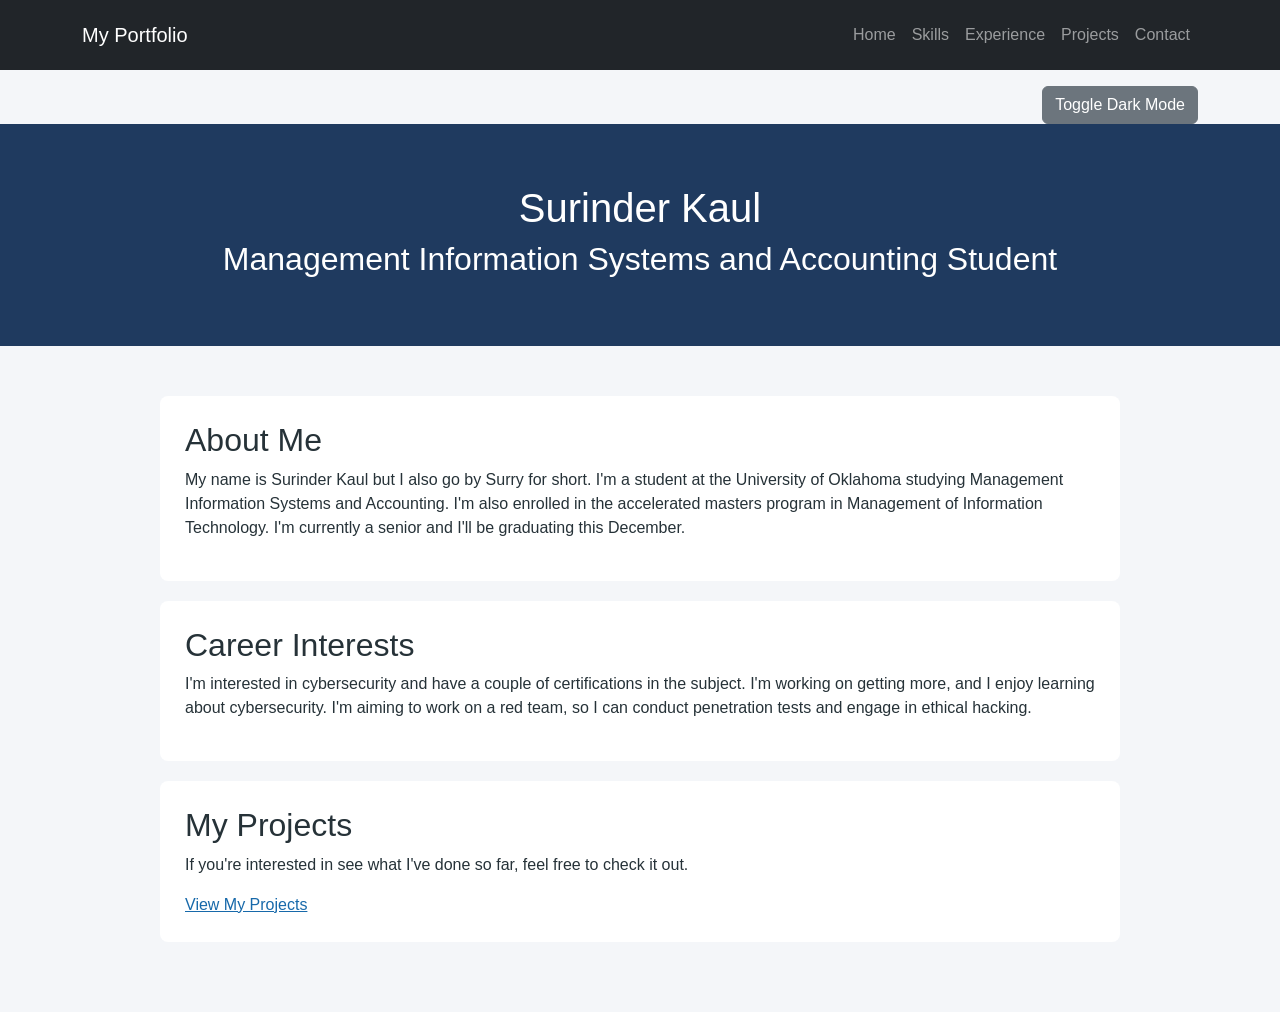
<file: index.html>
﻿<!DOCTYPE html>
<html lang="en">
<head>
    <meta charset="utf-8">
    <meta name="viewport" content="width=device-width, initial-scale=1.0">
    <title>Home</title>
    <link href="https://cdn.jsdelivr.net/npm/bootstrap@5.3.3/dist/css/bootstrap.min.css" rel="stylesheet">
    <link rel="stylesheet" href="HW2Style.css">
</head>
<body>
    <nav class="navbar navbar-expand-lg navbar-dark bg-dark">
        <div class="container">

            <a class="navbar-brand" href="HW2Home.html">My Portfolio</a>

            <button class="navbar-toggler" type="button"
                    data-bs-toggle="collapse"
                    data-bs-target="#portfolioNavbar"
                    aria-controls="portfolioNavbar"
                    aria-expanded="false"
                    aria-label="Toggle navigation">
                <span class="navbar-toggler-icon"></span>
            </button>

            <div class="collapse navbar-collapse" id="portfolioNavbar">
                <div class="navbar-nav ms-auto">
                    <a class="nav-link" href="HW2Home.html">Home</a>
                    <a class="nav-link" href="HW2Skills.html">Skills</a>
                    <a class="nav-link" href="HW2Experience.html">Experience</a>
                    <a class="nav-link" href="HW2Projects.html">Projects</a>
                    <a class="nav-link" href="HW2Contact.html">Contact</a>
                </div>
            </div>

        </div>
    </nav>

    <div class="container text-end mt-3">
        <button id="themeToggle" class="btn btn-secondary">
            Toggle Dark Mode
        </button>
    </div>

    <header>
        <h1>Surinder Kaul</h1>
        <h2>Management Information Systems and Accounting Student</h2>
    </header>

    <main>
        <section>
            <h2>About Me</h2>
            <p>
                My name is Surinder Kaul but I also go by Surry for short. I'm a student at the University of Oklahoma studying Management
                Information Systems and Accounting. I'm also enrolled in the accelerated masters program in Management of Information
                Technology. I'm currently a senior and I'll be graduating this December.
            </p>
        </section>

        <section>
            <h2>Career Interests</h2>
            <p>
                I'm interested in cybersecurity and have a couple of certifications in the subject. I'm working on getting more, and I enjoy
                learning about cybersecurity. I'm aiming to work on a red team, so I can conduct penetration tests and engage in ethical hacking.
            </p>
        </section>

        <section>
            <h2>My Projects</h2>
            <p>If you're interested in see what I've done so far, feel free to check it out.</p>
            <a href="projects.html">View My Projects</a>
        </section>
    </main>
    <script src="https://cdn.jsdelivr.net/npm/bootstrap@5.3.3/dist/js/bootstrap.bundle.min.js"></script>
    <script src="HW2Theme.js"></script>
</body>
</html>
</file>
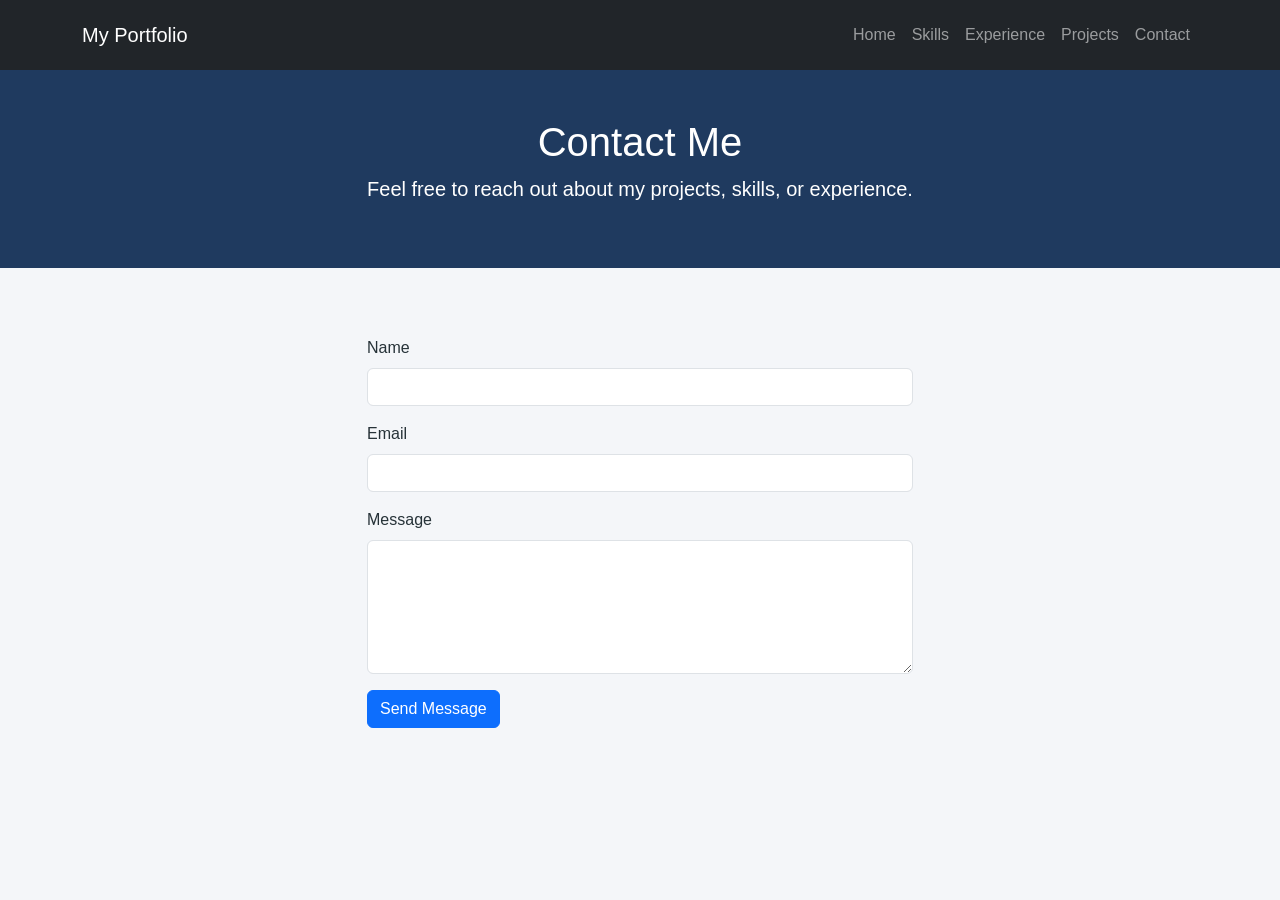
<file: HW2Contact.html>
﻿<!DOCTYPE html>

<html lang="en" xmlns="http://www.w3.org/1999/xhtml">
<head>
    <meta charset="utf-8" />
    <meta name="viewport" content="width=device-width, initial-scale=1.0">
    <title>Contact</title>
    <link href="https://cdn.jsdelivr.net/npm/bootstrap@5.3.3/dist/css/bootstrap.min.css" rel="stylesheet">
    <link rel="stylesheet" href="HW2Style.css">
</head>
<body>

    <nav class="navbar navbar-expand-lg navbar-dark bg-dark">
        <div class="container">

            <a class="navbar-brand" href="HW2Home.html">My Portfolio</a>

            <button class="navbar-toggler" type="button"
                    data-bs-toggle="collapse"
                    data-bs-target="#portfolioNavbar"
                    aria-controls="portfolioNavbar"
                    aria-expanded="false"
                    aria-label="Toggle navigation">
                <span class="navbar-toggler-icon"></span>
            </button>

            <div class="collapse navbar-collapse" id="portfolioNavbar">
                <div class="navbar-nav ms-auto">
                    <a class="nav-link" href="HW2Home.html">Home</a>
                    <a class="nav-link" href="HW2Skills.html">Skills</a>
                    <a class="nav-link" href="HW2Experience.html">Experience</a>
                    <a class="nav-link" href="HW2Projects.html">Projects</a>
                    <a class="nav-link" href="HW2Contact.html">Contact</a>
                </div>
            </div>

        </div>
    </nav>

    <header class="text-center py-5">
        <div class="container">
            <h1>Contact Me</h1>
            <p class="lead">
                Feel free to reach out about my projects, skills, or experience.
            </p>
        </div>
    </header>

    <main class="container my-5">
        <div class="row justify-content-center">
            <div class="col-md-8 col-lg-6">

                <form>
                    <div class="mb-3">
                        <label for="name" class="form-label">Name</label>
                        <input type="text" class="form-control"
                               id="name" name="name" required>
                    </div>

                    <div class="mb-3">
                        <label for="email" class="form-label">Email</label>
                        <input type="email" class="form-control"
                               id="email" name="email" required>
                    </div>

                    <div class="mb-3">
                        <label for="message" class="form-label">Message</label>
                        <textarea class="form-control" id="message"
                                  name="message" rows="5" required></textarea>
                    </div>

                    <button type="submit" class="btn btn-primary">
                        Send Message
                    </button>
                </form>

            </div>
        </div>
    </main>

    <script src="https://cdn.jsdelivr.net/npm/bootstrap@5.3.3/dist/js/bootstrap.bundle.min.js"></script>
</body>
</html>
</file>
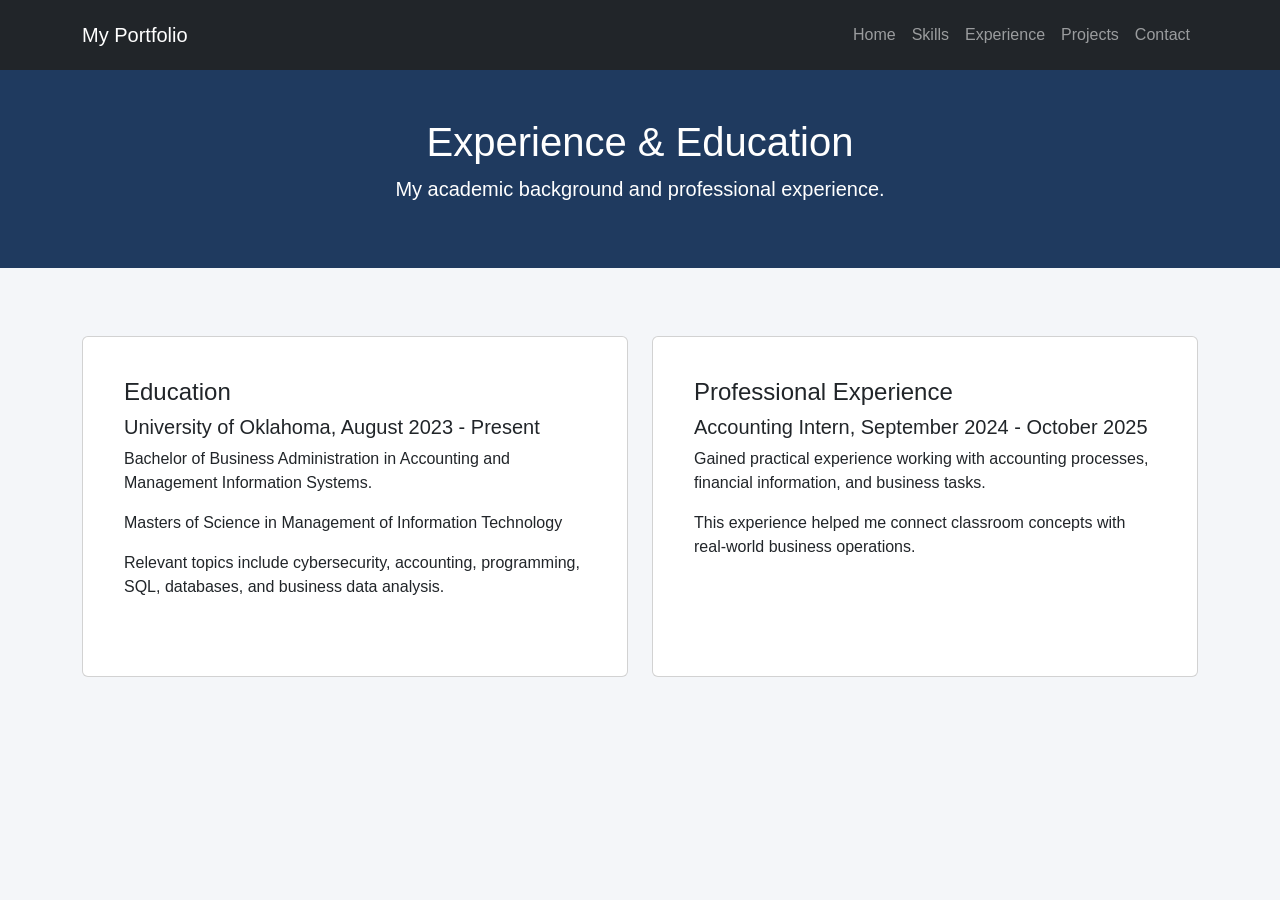
<file: HW2Experience.html>
﻿<!DOCTYPE html>

<html lang="en" xmlns="http://www.w3.org/1999/xhtml">
<head>
    <meta charset="utf-8" />
    <meta name="viewport" content="width=device-width, initial-scale=1.0">
    <title>Experience</title>
    <link href="https://cdn.jsdelivr.net/npm/bootstrap@5.3.3/dist/css/bootstrap.min.css" rel="stylesheet">
    <link rel="stylesheet" href="HW2Style.css">
</head>
<body>

    <nav class="navbar navbar-expand-lg navbar-dark bg-dark">
        <div class="container">

            <a class="navbar-brand" href="HW2Home.html">My Portfolio</a>

            <button class="navbar-toggler" type="button"
                    data-bs-toggle="collapse"
                    data-bs-target="#portfolioNavbar"
                    aria-controls="portfolioNavbar"
                    aria-expanded="false"
                    aria-label="Toggle navigation">
                <span class="navbar-toggler-icon"></span>
            </button>

            <div class="collapse navbar-collapse" id="portfolioNavbar">
                <div class="navbar-nav ms-auto">
                    <a class="nav-link" href="HW2Home.html">Home</a>
                    <a class="nav-link" href="HW2Skills.html">Skills</a>
                    <a class="nav-link" href="HW2Experience.html">Experience</a>
                    <a class="nav-link" href="HW2Projects.html">Projects</a>
                    <a class="nav-link" href="HW2Contact.html">Contact</a>
                </div>
            </div>

        </div>
    </nav>

    <header class="text-center py-5">
        <div class="container">
            <h1>Experience &amp; Education</h1>
            <p class="lead">
                My academic background and professional experience.
            </p>
        </div>
    </header>

    <main class="container my-5">
        <div class="row g-4">

            <div class="col-md-6">
                <section class="card h-100">
                    <div class="card-body">
                        <h2 class="card-title h4">Education</h2>
                        <h3 class="h5">University of Oklahoma, August 2023 - Present</h3>
                        <p>
                            Bachelor of Business Administration in Accounting
                            and Management Information Systems.
                        </p>
                        <p>
                            Masters of Science in Management of Information Technology
                        </p>
                        <p>
                            Relevant topics include cybersecurity, accounting, programming,
                            SQL, databases, and business data analysis.
                        </p>
                    </div>
                </section>
            </div>

            <div class="col-md-6">
                <section class="card h-100">
                    <div class="card-body">
                        <h2 class="card-title h4">Professional Experience</h2>
                        <h3 class="h5">Accounting Intern, September 2024 - October 2025</h3>
                        <p>
                            Gained practical experience working with accounting
                            processes, financial information, and business tasks.
                        </p>
                        <p>
                            This experience helped me connect classroom
                            concepts with real-world business operations.
                        </p>
                    </div>
                </section>
            </div>

        </div>
    </main>

    <script src="https://cdn.jsdelivr.net/npm/bootstrap@5.3.3/dist/js/bootstrap.bundle.min.js"></script>
</body>
</html>
</file>
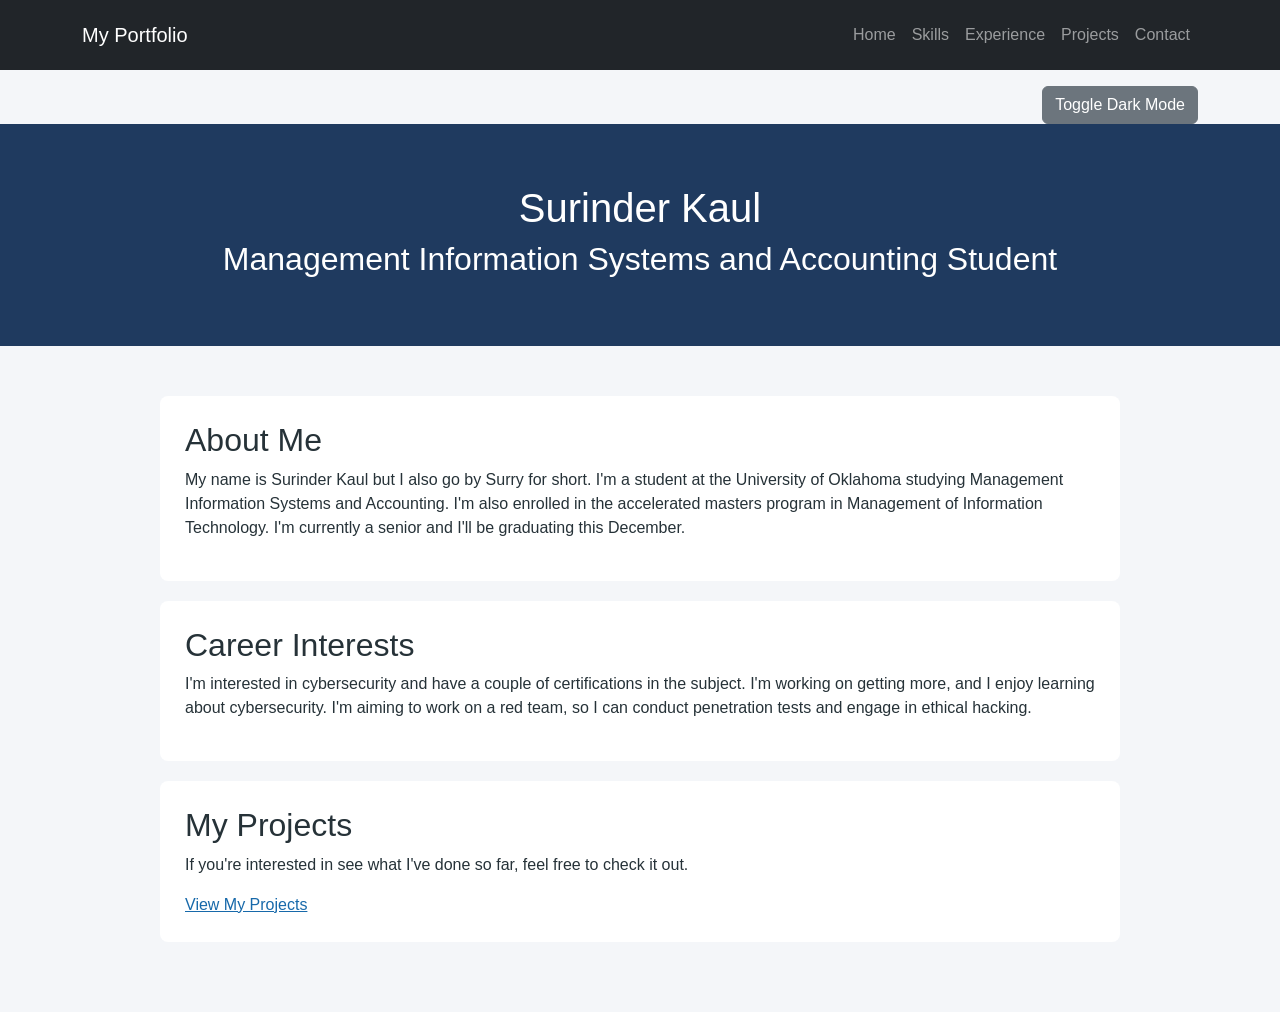
<file: HW2Home.html>
﻿<!DOCTYPE html>
<html lang="en">
<head>
    <meta charset="utf-8">
    <meta name="viewport" content="width=device-width, initial-scale=1.0">
    <title>Home</title>
    <link href="https://cdn.jsdelivr.net/npm/bootstrap@5.3.3/dist/css/bootstrap.min.css" rel="stylesheet">
    <link rel="stylesheet" href="HW2Style.css">
</head>
<body>
    <nav class="navbar navbar-expand-lg navbar-dark bg-dark">
        <div class="container">

            <a class="navbar-brand" href="HW2Home.html">My Portfolio</a>

            <button class="navbar-toggler" type="button"
                    data-bs-toggle="collapse"
                    data-bs-target="#portfolioNavbar"
                    aria-controls="portfolioNavbar"
                    aria-expanded="false"
                    aria-label="Toggle navigation">
                <span class="navbar-toggler-icon"></span>
            </button>

            <div class="collapse navbar-collapse" id="portfolioNavbar">
                <div class="navbar-nav ms-auto">
                    <a class="nav-link" href="HW2Home.html">Home</a>
                    <a class="nav-link" href="HW2Skills.html">Skills</a>
                    <a class="nav-link" href="HW2Experience.html">Experience</a>
                    <a class="nav-link" href="HW2Projects.html">Projects</a>
                    <a class="nav-link" href="HW2Contact.html">Contact</a>
                </div>
            </div>

        </div>
    </nav>

    <div class="container text-end mt-3">
        <button id="themeToggle" class="btn btn-secondary">
            Toggle Dark Mode
        </button>
    </div>

    <header>
        <h1>Surinder Kaul</h1>
        <h2>Management Information Systems and Accounting Student</h2>
    </header>

    <main>
        <section>
            <h2>About Me</h2>
            <p>
                My name is Surinder Kaul but I also go by Surry for short. I'm a student at the University of Oklahoma studying Management
                Information Systems and Accounting. I'm also enrolled in the accelerated masters program in Management of Information
                Technology. I'm currently a senior and I'll be graduating this December.
            </p>
        </section>

        <section>
            <h2>Career Interests</h2>
            <p>
                I'm interested in cybersecurity and have a couple of certifications in the subject. I'm working on getting more, and I enjoy
                learning about cybersecurity. I'm aiming to work on a red team, so I can conduct penetration tests and engage in ethical hacking.
            </p>
        </section>

        <section>
            <h2>My Projects</h2>
            <p>If you're interested in see what I've done so far, feel free to check it out.</p>
            <a href="projects.html">View My Projects</a>
        </section>
    </main>
    <script src="https://cdn.jsdelivr.net/npm/bootstrap@5.3.3/dist/js/bootstrap.bundle.min.js"></script>
    <script src="HW2Theme.js"></script>
</body>
</html>
</file>
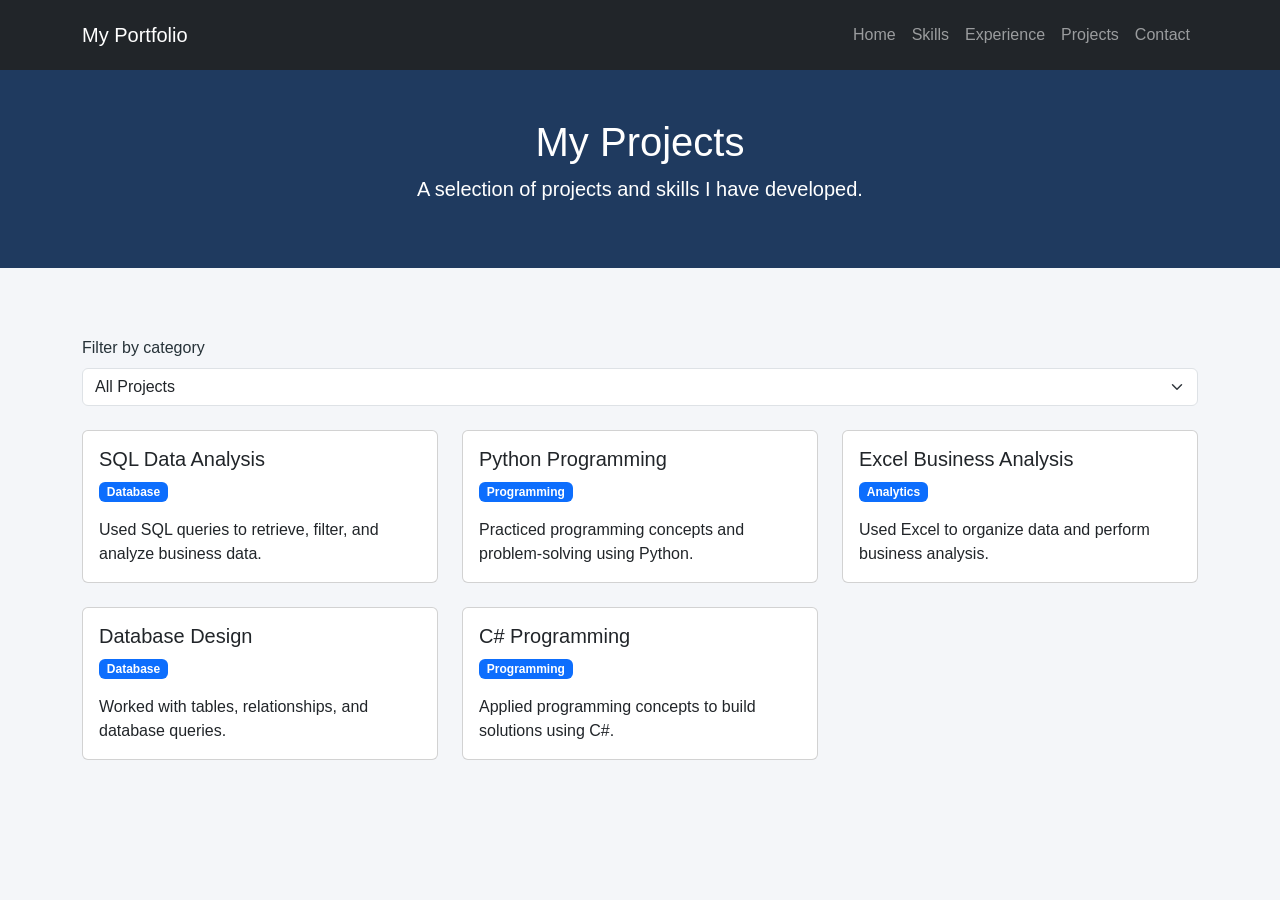
<file: HW2Projects.html>
﻿<!DOCTYPE html>

<html lang="en" xmlns="http://www.w3.org/1999/xhtml">
<head>
    <meta charset="utf-8" />
    <meta name="viewport" content="width=device-width, initial-scale=1.0">
    <title>Projects</title>
    <link href="https://cdn.jsdelivr.net/npm/bootstrap@5.3.3/dist/css/bootstrap.min.css" rel="stylesheet">
    <link rel="stylesheet" href="HW2Style.css">
</head>
<body>

    <nav class="navbar navbar-expand-lg navbar-dark bg-dark">
        <div class="container">

            <a class="navbar-brand" href="HW2Home.html">My Portfolio</a>

            <button class="navbar-toggler" type="button"
                    data-bs-toggle="collapse"
                    data-bs-target="#portfolioNavbar"
                    aria-controls="portfolioNavbar"
                    aria-expanded="false"
                    aria-label="Toggle navigation">
                <span class="navbar-toggler-icon"></span>
            </button>

            <div class="collapse navbar-collapse" id="portfolioNavbar">
                <div class="navbar-nav ms-auto">
                    <a class="nav-link" href="HW2Home.html">Home</a>
                    <a class="nav-link" href="HW2Skills.html">Skills</a>
                    <a class="nav-link" href="HW2Experience.html">Experience</a>
                    <a class="nav-link" href="HW2Projects.html">Projects</a>
                    <a class="nav-link" href="HW2Contact.html">Contact</a>
                </div>
            </div>

        </div>
    </nav>

    <header class="text-center py-5">
        <div class="container">
            <h1>My Projects</h1>
            <p class="lead">
                A selection of projects and skills I have developed.
            </p>
        </div>
    </header>

    <main class="container my-5">

        <div class="mb-4">
            <label for="categoryFilter" class="form-label">
                Filter by category
            </label>
            <select id="categoryFilter" class="form-select">
                <option value="All">All Projects</option>
                <option value="Database">Database</option>
                <option value="Programming">Programming</option>
                <option value="Analytics">Analytics</option>
            </select>
        </div>

        <div id="projectContainer" class="row g-4">
            <p>Loading projects...</p>
        </div>

    </main>

    <script src="https://cdn.jsdelivr.net/npm/bootstrap@5.3.3/dist/js/bootstrap.bundle.min.js"></script>
    <script src="HW2Projects.js"></script>
</body>
</html>
</file>
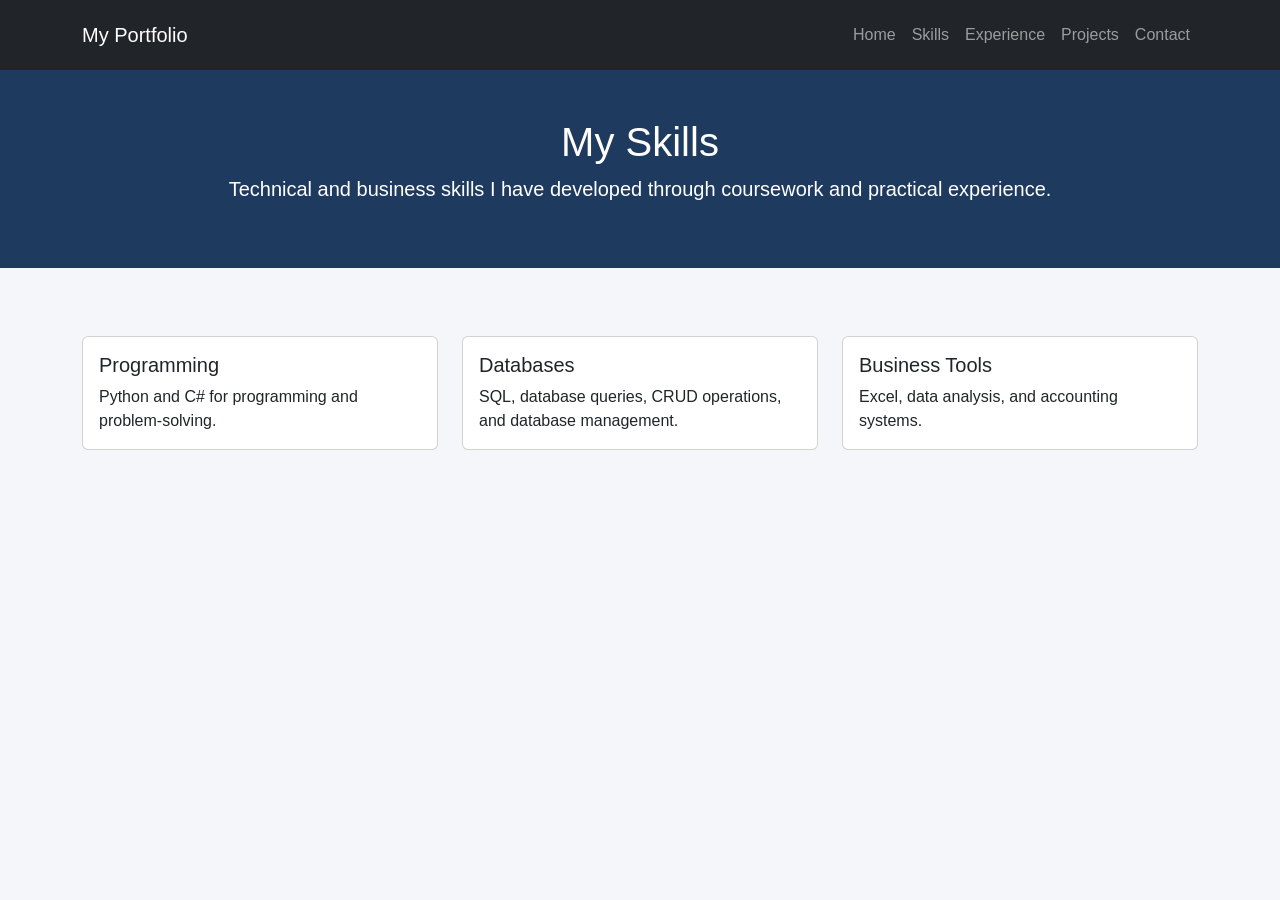
<file: HW2Skills.html>
﻿<!DOCTYPE html>

<html lang="en" xmlns="http://www.w3.org/1999/xhtml">
<head>
    <meta charset="utf-8" />
    <meta name="viewport" content="width=device-width, initial-scale=1.0">
    <title>Skills</title>
    <link href="https://cdn.jsdelivr.net/npm/bootstrap@5.3.3/dist/css/bootstrap.min.css" rel="stylesheet">
    <link rel="stylesheet" href="HW2Style.css">
</head>
<body>

    <nav class="navbar navbar-expand-lg navbar-dark bg-dark">
        <div class="container">

            <a class="navbar-brand" href="HW2Home.html">My Portfolio</a>

            <button class="navbar-toggler" type="button"
                    data-bs-toggle="collapse"
                    data-bs-target="#portfolioNavbar"
                    aria-controls="portfolioNavbar"
                    aria-expanded="false"
                    aria-label="Toggle navigation">
                <span class="navbar-toggler-icon"></span>
            </button>

            <div class="collapse navbar-collapse" id="portfolioNavbar">
                <div class="navbar-nav ms-auto">
                    <a class="nav-link" href="HW2Home.html">Home</a>
                    <a class="nav-link" href="HW2Skills.html">Skills</a>
                    <a class="nav-link" href="HW2Experience.html">Experience</a>
                    <a class="nav-link" href="HW2Projects.html">Projects</a>
                    <a class="nav-link" href="HW2Contact.html">Contact</a>
                </div>
            </div>

        </div>
    </nav>

    <header class="text-center py-5">
        <div class="container">
            <h1>My Skills</h1>
            <p class="lead">
                Technical and business skills I have developed through
                coursework and practical experience.
            </p>
        </div>
    </header>

    <main class="container my-5">
        <div class="row g-4">

            <div class="col-md-6 col-lg-4">
                <div class="card h-100">
                    <div class="card-body">
                        <h2 class="card-title h5">Programming</h2>
                        <p class="card-text">
                            Python and C# for programming and problem-solving.
                        </p>
                    </div>
                </div>
            </div>

            <div class="col-md-6 col-lg-4">
                <div class="card h-100">
                    <div class="card-body">
                        <h2 class="card-title h5">Databases</h2>
                        <p class="card-text">
                            SQL, database queries, CRUD operations,
                            and database management.
                        </p>
                    </div>
                </div>
            </div>

            <div class="col-md-6 col-lg-4">
                <div class="card h-100">
                    <div class="card-body">
                        <h2 class="card-title h5">Business Tools</h2>
                        <p class="card-text">
                            Excel, data analysis, and accounting systems.
                        </p>
                    </div>
                </div>
            </div>

        </div>
    </main>

    <script src="https://cdn.jsdelivr.net/npm/bootstrap@5.3.3/dist/js/bootstrap.bundle.min.js"></script>
</body>
</html>
</file>
<file: HW2Style.css>
﻿body {
    font-family: Arial, sans-serif;
    background-color: #f4f6f9;
    color: #263238;
    margin: 0;
}

.navbar {
    padding: 15px 0;
}

header {
    text-align: center;
    padding: 60px 20px;
    background-color: #1f3a5f;
    color: white;
}

main {
    max-width: 1000px;
    margin: 30px auto;
    padding: 20px;
}

section {
    background-color: white;
    margin-bottom: 20px;
    padding: 25px;
    border-radius: 8px;
}

a {
    color: #1769aa;
}

body.dark-mode {
    background-color: #212529;
    color: #f8f9fa;
}

    body.dark-mode section,
    body.dark-mode .card {
        background-color: #343a40;
        color: #f8f9fa;
    }

    body.dark-mode .card-title,
    body.dark-mode .card-text {
        color: #f8f9fa;
    }
</file>
